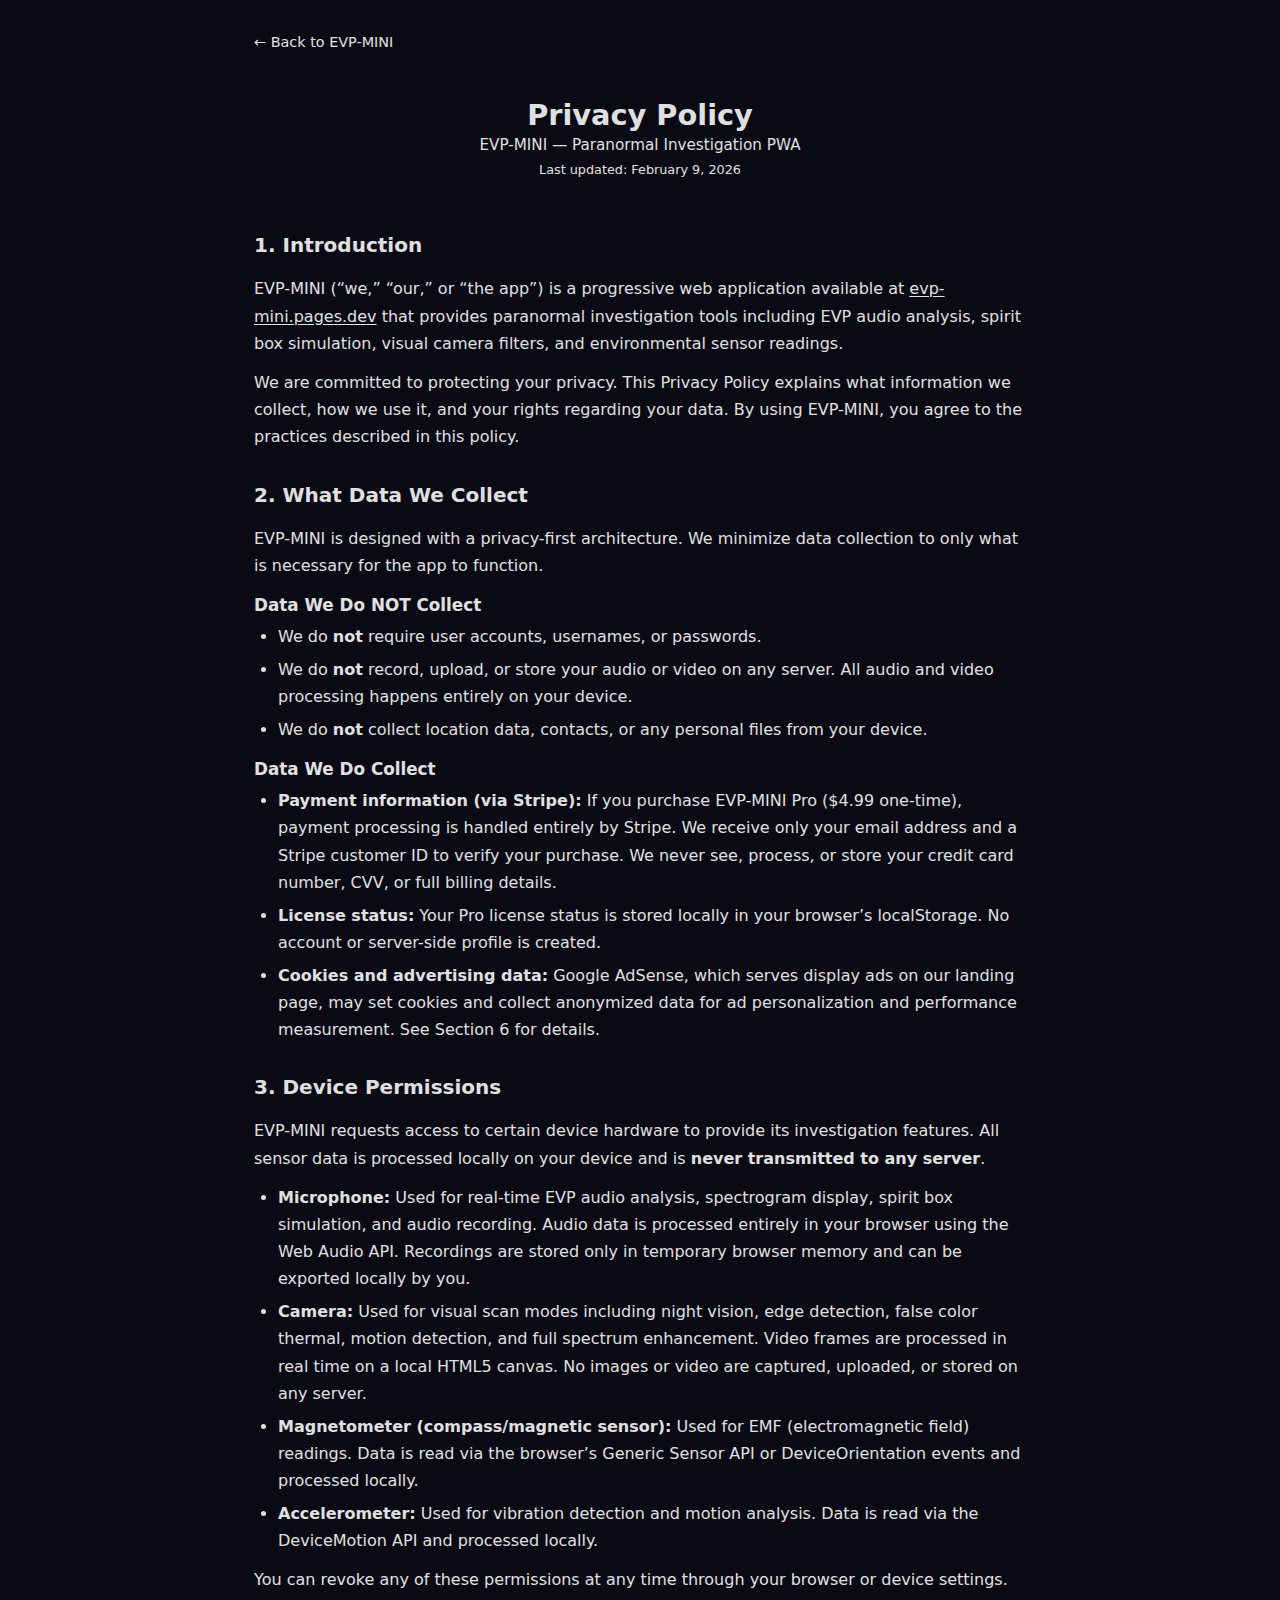
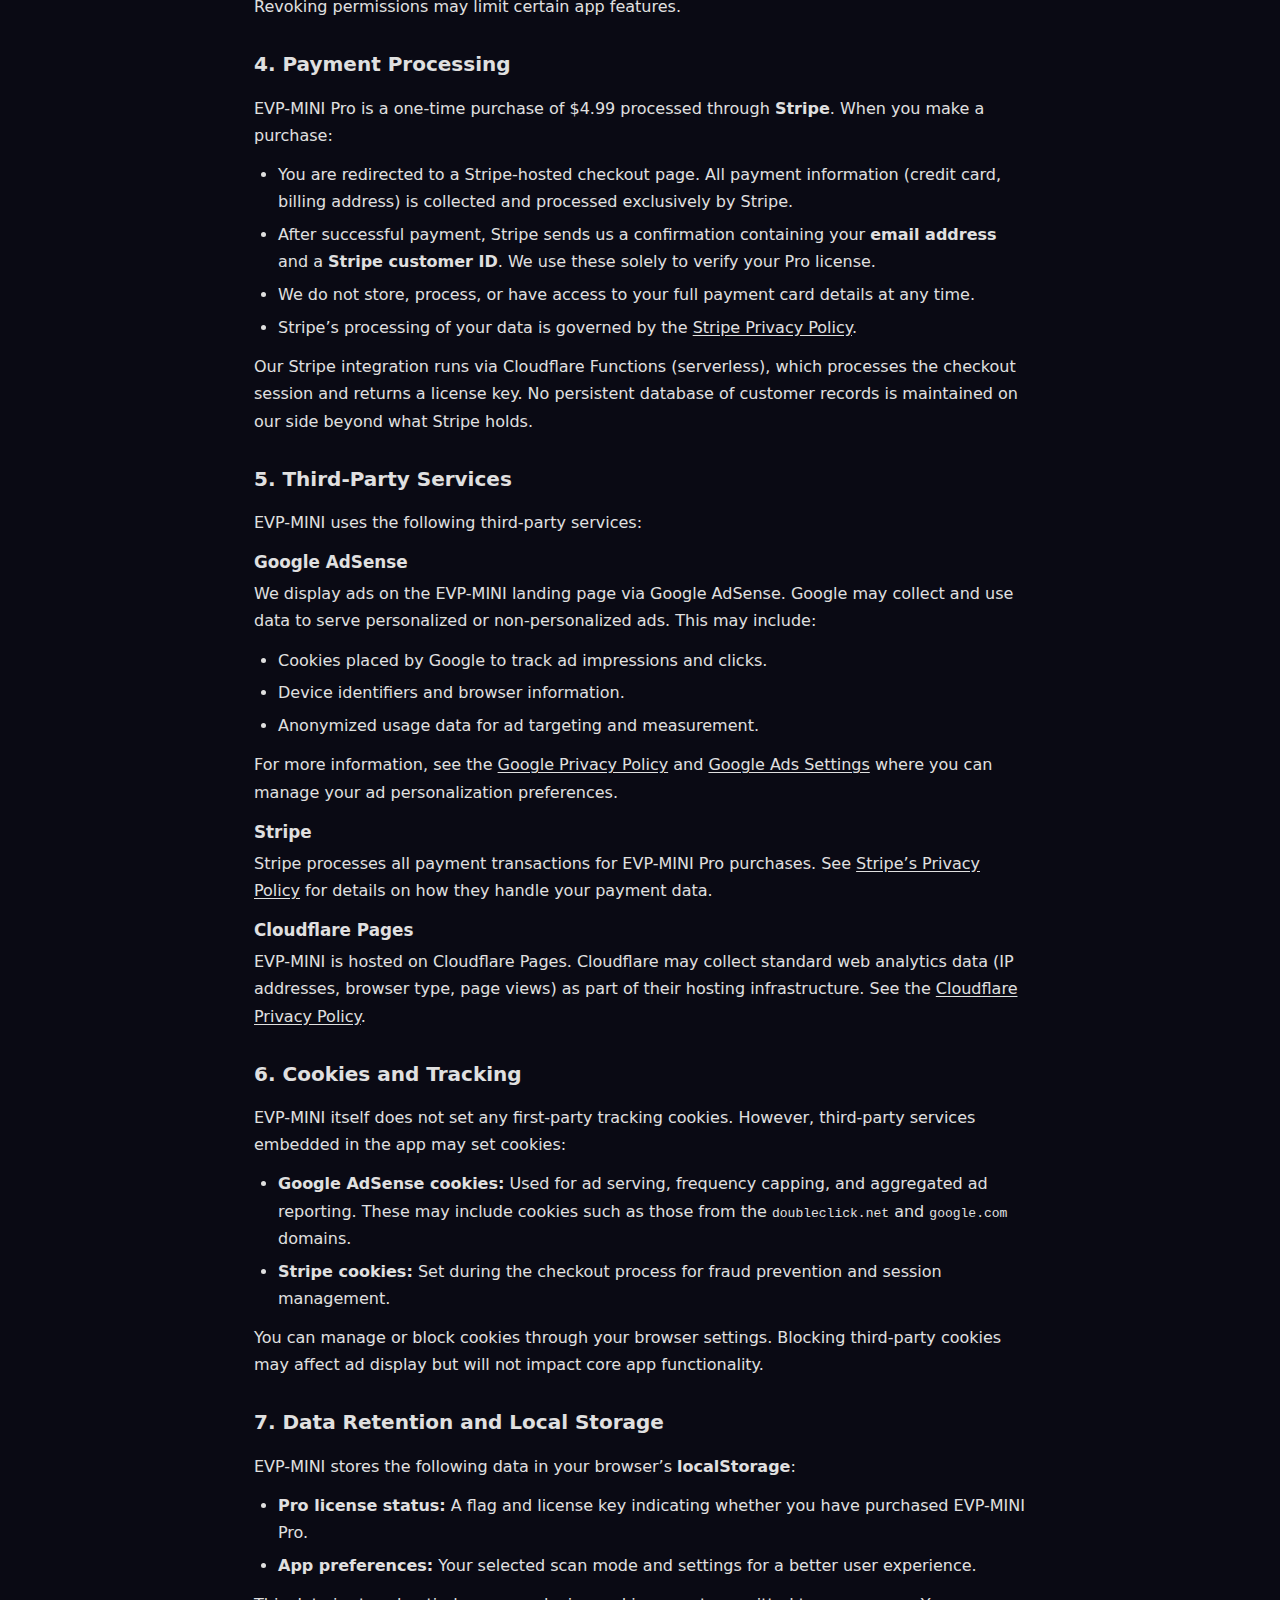
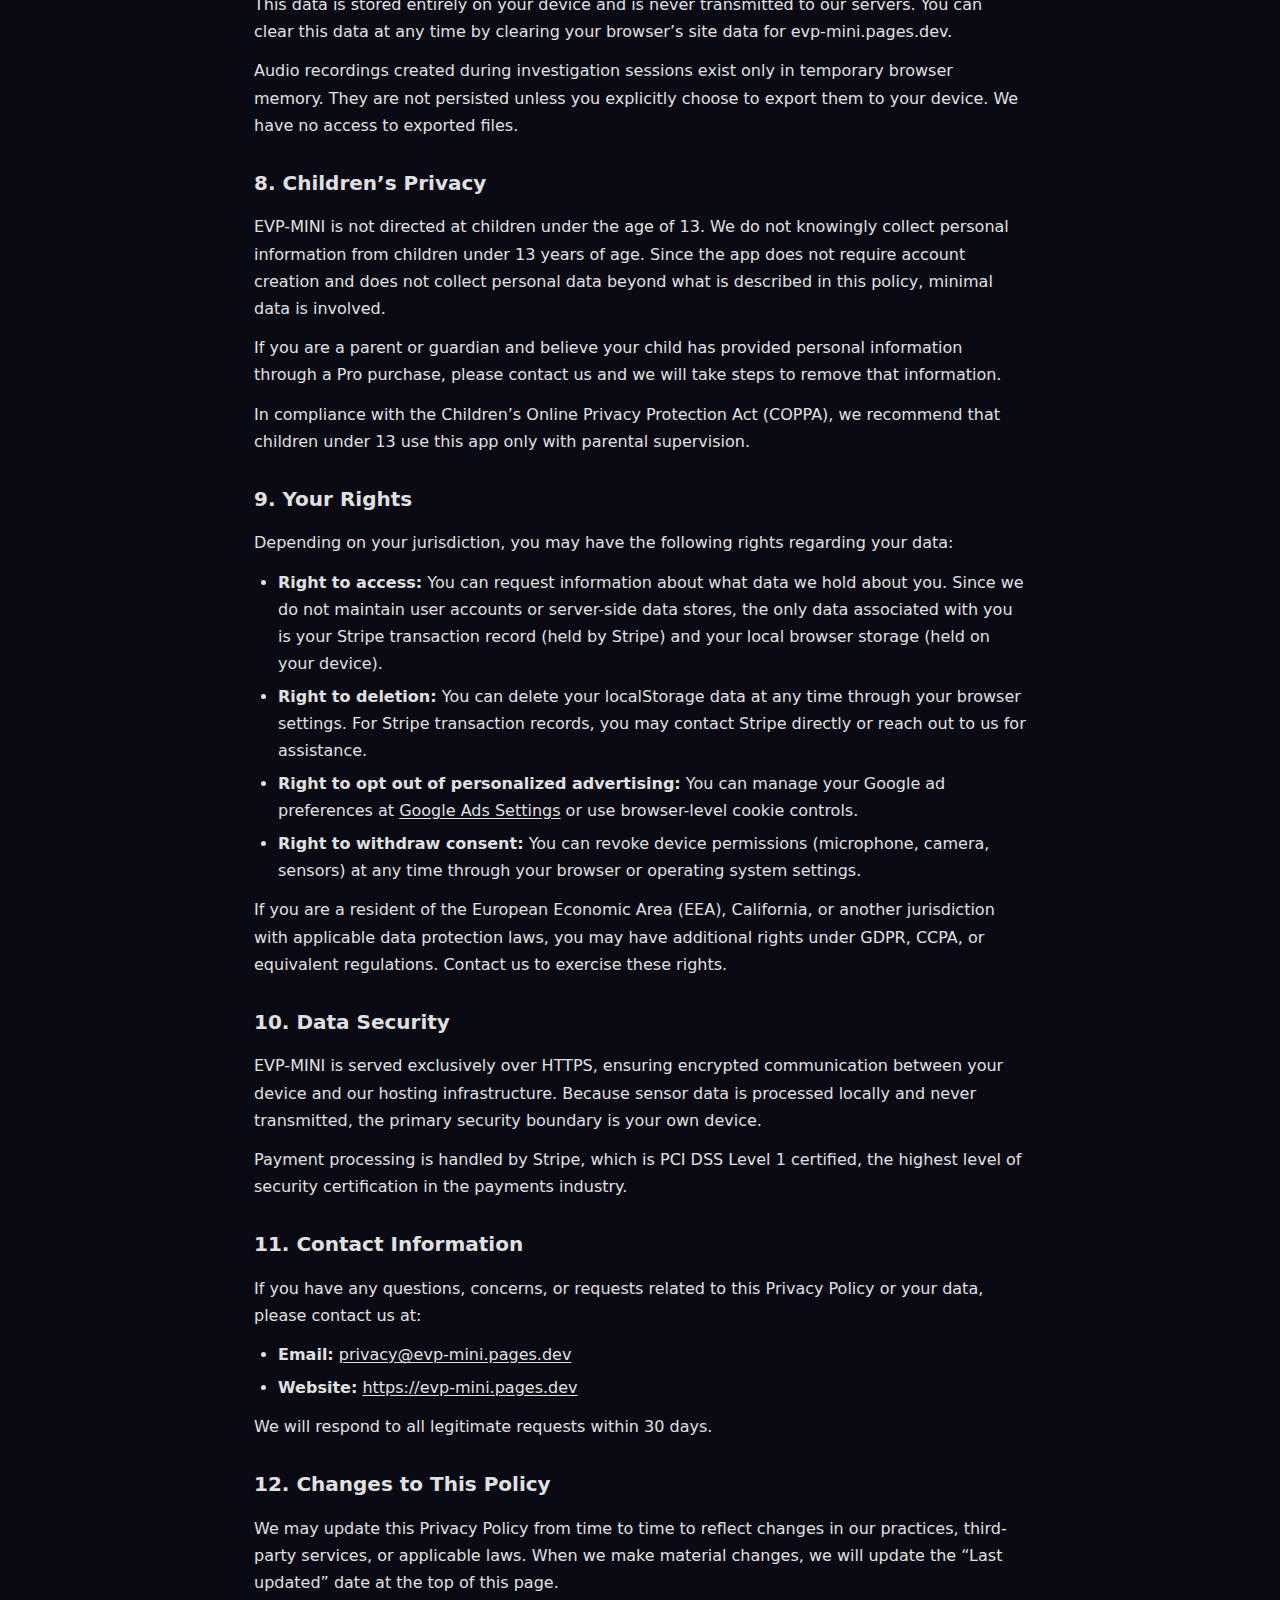
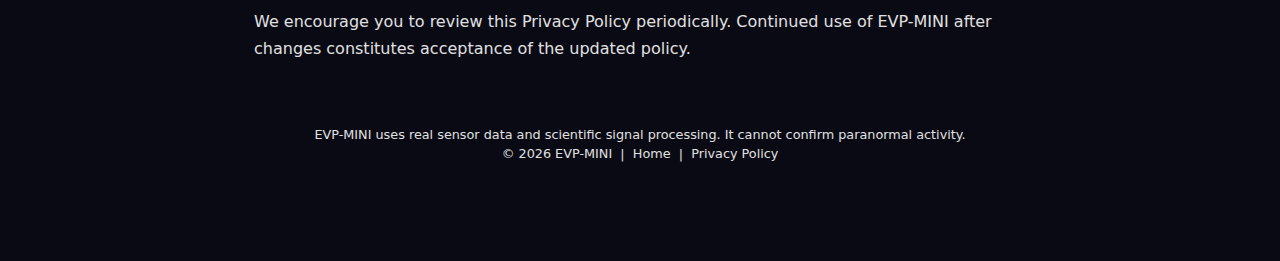
<file: privacy.html>
<!doctype html>
<html lang="en">
<head>
  <meta charset="utf-8">
  <meta name="viewport" content="width=device-width,initial-scale=1,viewport-fit=cover">
  <title>Privacy Policy — EVP-MINI</title>
  <meta name="theme-color" content="#0a0a14">
  <meta name="google-adsense-account" content="ca-pub-2599493016668494">
  <meta name="description" content="Privacy Policy for EVP-MINI, a paranormal investigation PWA. Learn how we handle your data, device permissions, and third-party services.">
  <meta name="robots" content="index, follow">
  <link rel="canonical" href="https://evp-mini.pages.dev/privacy.html">
  <meta property="og:type" content="website">
  <meta property="og:url" content="https://evp-mini.pages.dev/privacy.html">
  <meta property="og:title" content="Privacy Policy — EVP-MINI">
  <meta property="og:description" content="Privacy Policy for EVP-MINI paranormal investigation app. All sensor data stays on your device.">
  <link rel="icon" type="image/png" sizes="192x192" href="assets/icon-192.png">
  <link rel="apple-touch-icon" href="assets/icon-192.png">
  <link rel="stylesheet" href="css/styles.css?v=2">
  <style>
    /* Privacy page layout — standalone, no landing-page overlay */
    .privacy-page {
      max-width: 820px;
      margin: 0 auto;
      padding: 2rem 1.5rem 4rem;
      min-height: 100vh;
    }

    .privacy-header {
      text-align: center;
      padding: 2rem 0 1.5rem;
      border-bottom: 1px solid var(--border);
      margin-bottom: 2rem;
    }

    .privacy-header h1 {
      font-size: 1.8rem;
      color: var(--text-primary);
      margin-bottom: 0.25rem;
    }

    .privacy-header .privacy-subtitle {
      color: var(--text-secondary);
      font-size: 0.95rem;
    }

    .privacy-header .privacy-updated {
      color: var(--text-muted);
      font-size: 0.8rem;
      margin-top: 0.5rem;
    }

    .privacy-back {
      display: inline-block;
      margin-bottom: 1rem;
      color: var(--primary);
      text-decoration: none;
      font-size: 0.9rem;
      transition: opacity var(--transition);
    }

    .privacy-back:hover {
      opacity: 0.8;
    }

    .privacy-section {
      margin-bottom: 2rem;
    }

    .privacy-section h2 {
      font-size: 1.25rem;
      color: var(--primary);
      margin-bottom: 0.75rem;
      padding-bottom: 0.4rem;
      border-bottom: 1px solid var(--border-light);
    }

    .privacy-section h3 {
      font-size: 1.05rem;
      color: var(--text-primary);
      margin: 1rem 0 0.5rem;
    }

    .privacy-section p {
      color: var(--text-secondary);
      line-height: 1.7;
      margin-bottom: 0.75rem;
    }

    .privacy-section ul {
      color: var(--text-secondary);
      line-height: 1.7;
      margin-bottom: 0.75rem;
      padding-left: 1.5rem;
    }

    .privacy-section ul li {
      margin-bottom: 0.35rem;
    }

    .privacy-section strong {
      color: var(--text-primary);
    }

    .privacy-section a {
      color: var(--primary);
      text-decoration: underline;
      text-underline-offset: 2px;
    }

    .privacy-section a:hover {
      opacity: 0.8;
    }

    .privacy-footer {
      text-align: center;
      padding: 2rem 1.5rem;
      border-top: 1px solid var(--border);
      color: var(--text-muted);
      font-size: 0.8rem;
    }

    .privacy-footer p {
      margin-bottom: 0.25rem;
    }

    .privacy-footer a {
      color: var(--primary);
      text-decoration: none;
    }

    .privacy-footer a:hover {
      text-decoration: underline;
    }
  </style>
</head>
<body>

  <div class="privacy-page">

    <a href="/" class="privacy-back">&larr; Back to EVP-MINI</a>

    <div class="privacy-header">
      <h1>Privacy Policy</h1>
      <p class="privacy-subtitle">EVP-MINI &mdash; Paranormal Investigation PWA</p>
      <p class="privacy-updated">Last updated: February 9, 2026</p>
    </div>

    <!-- 1. Introduction -->
    <div class="privacy-section">
      <h2>1. Introduction</h2>
      <p>EVP-MINI (&ldquo;we,&rdquo; &ldquo;our,&rdquo; or &ldquo;the app&rdquo;) is a progressive web application available at <a href="https://evp-mini.pages.dev">evp-mini.pages.dev</a> that provides paranormal investigation tools including EVP audio analysis, spirit box simulation, visual camera filters, and environmental sensor readings.</p>
      <p>We are committed to protecting your privacy. This Privacy Policy explains what information we collect, how we use it, and your rights regarding your data. By using EVP-MINI, you agree to the practices described in this policy.</p>
    </div>

    <!-- 2. What Data We Collect -->
    <div class="privacy-section">
      <h2>2. What Data We Collect</h2>
      <p>EVP-MINI is designed with a privacy-first architecture. We minimize data collection to only what is necessary for the app to function.</p>

      <h3>Data We Do NOT Collect</h3>
      <ul>
        <li>We do <strong>not</strong> require user accounts, usernames, or passwords.</li>
        <li>We do <strong>not</strong> record, upload, or store your audio or video on any server. All audio and video processing happens entirely on your device.</li>
        <li>We do <strong>not</strong> collect location data, contacts, or any personal files from your device.</li>
      </ul>

      <h3>Data We Do Collect</h3>
      <ul>
        <li><strong>Payment information (via Stripe):</strong> If you purchase EVP-MINI Pro ($4.99 one-time), payment processing is handled entirely by Stripe. We receive only your email address and a Stripe customer ID to verify your purchase. We never see, process, or store your credit card number, CVV, or full billing details.</li>
        <li><strong>License status:</strong> Your Pro license status is stored locally in your browser&rsquo;s localStorage. No account or server-side profile is created.</li>
        <li><strong>Cookies and advertising data:</strong> Google AdSense, which serves display ads on our landing page, may set cookies and collect anonymized data for ad personalization and performance measurement. See Section 6 for details.</li>
      </ul>
    </div>

    <!-- 3. Device Permissions -->
    <div class="privacy-section">
      <h2>3. Device Permissions</h2>
      <p>EVP-MINI requests access to certain device hardware to provide its investigation features. All sensor data is processed locally on your device and is <strong>never transmitted to any server</strong>.</p>

      <ul>
        <li><strong>Microphone:</strong> Used for real-time EVP audio analysis, spectrogram display, spirit box simulation, and audio recording. Audio data is processed entirely in your browser using the Web Audio API. Recordings are stored only in temporary browser memory and can be exported locally by you.</li>
        <li><strong>Camera:</strong> Used for visual scan modes including night vision, edge detection, false color thermal, motion detection, and full spectrum enhancement. Video frames are processed in real time on a local HTML5 canvas. No images or video are captured, uploaded, or stored on any server.</li>
        <li><strong>Magnetometer (compass/magnetic sensor):</strong> Used for EMF (electromagnetic field) readings. Data is read via the browser&rsquo;s Generic Sensor API or DeviceOrientation events and processed locally.</li>
        <li><strong>Accelerometer:</strong> Used for vibration detection and motion analysis. Data is read via the DeviceMotion API and processed locally.</li>
      </ul>

      <p>You can revoke any of these permissions at any time through your browser or device settings. Revoking permissions may limit certain app features.</p>
    </div>

    <!-- 4. Payment Processing -->
    <div class="privacy-section">
      <h2>4. Payment Processing</h2>
      <p>EVP-MINI Pro is a one-time purchase of $4.99 processed through <strong>Stripe</strong>. When you make a purchase:</p>
      <ul>
        <li>You are redirected to a Stripe-hosted checkout page. All payment information (credit card, billing address) is collected and processed exclusively by Stripe.</li>
        <li>After successful payment, Stripe sends us a confirmation containing your <strong>email address</strong> and a <strong>Stripe customer ID</strong>. We use these solely to verify your Pro license.</li>
        <li>We do not store, process, or have access to your full payment card details at any time.</li>
        <li>Stripe&rsquo;s processing of your data is governed by the <a href="https://stripe.com/privacy" target="_blank" rel="noopener noreferrer">Stripe Privacy Policy</a>.</li>
      </ul>
      <p>Our Stripe integration runs via Cloudflare Functions (serverless), which processes the checkout session and returns a license key. No persistent database of customer records is maintained on our side beyond what Stripe holds.</p>
    </div>

    <!-- 5. Third-Party Services -->
    <div class="privacy-section">
      <h2>5. Third-Party Services</h2>
      <p>EVP-MINI uses the following third-party services:</p>

      <h3>Google AdSense</h3>
      <p>We display ads on the EVP-MINI landing page via Google AdSense. Google may collect and use data to serve personalized or non-personalized ads. This may include:</p>
      <ul>
        <li>Cookies placed by Google to track ad impressions and clicks.</li>
        <li>Device identifiers and browser information.</li>
        <li>Anonymized usage data for ad targeting and measurement.</li>
      </ul>
      <p>For more information, see the <a href="https://policies.google.com/privacy" target="_blank" rel="noopener noreferrer">Google Privacy Policy</a> and <a href="https://www.google.com/settings/ads" target="_blank" rel="noopener noreferrer">Google Ads Settings</a> where you can manage your ad personalization preferences.</p>

      <h3>Stripe</h3>
      <p>Stripe processes all payment transactions for EVP-MINI Pro purchases. See <a href="https://stripe.com/privacy" target="_blank" rel="noopener noreferrer">Stripe&rsquo;s Privacy Policy</a> for details on how they handle your payment data.</p>

      <h3>Cloudflare Pages</h3>
      <p>EVP-MINI is hosted on Cloudflare Pages. Cloudflare may collect standard web analytics data (IP addresses, browser type, page views) as part of their hosting infrastructure. See the <a href="https://www.cloudflare.com/privacypolicy/" target="_blank" rel="noopener noreferrer">Cloudflare Privacy Policy</a>.</p>
    </div>

    <!-- 6. Cookies and Tracking -->
    <div class="privacy-section">
      <h2>6. Cookies and Tracking</h2>
      <p>EVP-MINI itself does not set any first-party tracking cookies. However, third-party services embedded in the app may set cookies:</p>
      <ul>
        <li><strong>Google AdSense cookies:</strong> Used for ad serving, frequency capping, and aggregated ad reporting. These may include cookies such as those from the <code>doubleclick.net</code> and <code>google.com</code> domains.</li>
        <li><strong>Stripe cookies:</strong> Set during the checkout process for fraud prevention and session management.</li>
      </ul>
      <p>You can manage or block cookies through your browser settings. Blocking third-party cookies may affect ad display but will not impact core app functionality.</p>
    </div>

    <!-- 7. Data Retention and Local Storage -->
    <div class="privacy-section">
      <h2>7. Data Retention and Local Storage</h2>
      <p>EVP-MINI stores the following data in your browser&rsquo;s <strong>localStorage</strong>:</p>
      <ul>
        <li><strong>Pro license status:</strong> A flag and license key indicating whether you have purchased EVP-MINI Pro.</li>
        <li><strong>App preferences:</strong> Your selected scan mode and settings for a better user experience.</li>
      </ul>
      <p>This data is stored entirely on your device and is never transmitted to our servers. You can clear this data at any time by clearing your browser&rsquo;s site data for evp-mini.pages.dev.</p>
      <p>Audio recordings created during investigation sessions exist only in temporary browser memory. They are not persisted unless you explicitly choose to export them to your device. We have no access to exported files.</p>
    </div>

    <!-- 8. Children's Privacy (COPPA) -->
    <div class="privacy-section">
      <h2>8. Children&rsquo;s Privacy</h2>
      <p>EVP-MINI is not directed at children under the age of 13. We do not knowingly collect personal information from children under 13 years of age. Since the app does not require account creation and does not collect personal data beyond what is described in this policy, minimal data is involved.</p>
      <p>If you are a parent or guardian and believe your child has provided personal information through a Pro purchase, please contact us and we will take steps to remove that information.</p>
      <p>In compliance with the Children&rsquo;s Online Privacy Protection Act (COPPA), we recommend that children under 13 use this app only with parental supervision.</p>
    </div>

    <!-- 9. Your Rights -->
    <div class="privacy-section">
      <h2>9. Your Rights</h2>
      <p>Depending on your jurisdiction, you may have the following rights regarding your data:</p>
      <ul>
        <li><strong>Right to access:</strong> You can request information about what data we hold about you. Since we do not maintain user accounts or server-side data stores, the only data associated with you is your Stripe transaction record (held by Stripe) and your local browser storage (held on your device).</li>
        <li><strong>Right to deletion:</strong> You can delete your localStorage data at any time through your browser settings. For Stripe transaction records, you may contact Stripe directly or reach out to us for assistance.</li>
        <li><strong>Right to opt out of personalized advertising:</strong> You can manage your Google ad preferences at <a href="https://www.google.com/settings/ads" target="_blank" rel="noopener noreferrer">Google Ads Settings</a> or use browser-level cookie controls.</li>
        <li><strong>Right to withdraw consent:</strong> You can revoke device permissions (microphone, camera, sensors) at any time through your browser or operating system settings.</li>
      </ul>
      <p>If you are a resident of the European Economic Area (EEA), California, or another jurisdiction with applicable data protection laws, you may have additional rights under GDPR, CCPA, or equivalent regulations. Contact us to exercise these rights.</p>
    </div>

    <!-- 10. Data Security -->
    <div class="privacy-section">
      <h2>10. Data Security</h2>
      <p>EVP-MINI is served exclusively over HTTPS, ensuring encrypted communication between your device and our hosting infrastructure. Because sensor data is processed locally and never transmitted, the primary security boundary is your own device.</p>
      <p>Payment processing is handled by Stripe, which is PCI DSS Level 1 certified, the highest level of security certification in the payments industry.</p>
    </div>

    <!-- 11. Contact Information -->
    <div class="privacy-section">
      <h2>11. Contact Information</h2>
      <p>If you have any questions, concerns, or requests related to this Privacy Policy or your data, please contact us at:</p>
      <ul>
        <li><strong>Email:</strong> <a href="mailto:privacy@evp-mini.pages.dev">privacy@evp-mini.pages.dev</a></li>
        <li><strong>Website:</strong> <a href="https://evp-mini.pages.dev">https://evp-mini.pages.dev</a></li>
      </ul>
      <p>We will respond to all legitimate requests within 30 days.</p>
    </div>

    <!-- 12. Changes to This Policy -->
    <div class="privacy-section">
      <h2>12. Changes to This Policy</h2>
      <p>We may update this Privacy Policy from time to time to reflect changes in our practices, third-party services, or applicable laws. When we make material changes, we will update the &ldquo;Last updated&rdquo; date at the top of this page.</p>
      <p>We encourage you to review this Privacy Policy periodically. Continued use of EVP-MINI after changes constitutes acceptance of the updated policy.</p>
    </div>

    <!-- Footer -->
    <div class="privacy-footer">
      <p>EVP-MINI uses real sensor data and scientific signal processing. It cannot confirm paranormal activity.</p>
      <p>&copy; 2026 EVP-MINI &nbsp;|&nbsp; <a href="/">Home</a> &nbsp;|&nbsp; <a href="/privacy.html">Privacy Policy</a></p>
    </div>

  </div>

</body>
</html>
</file>
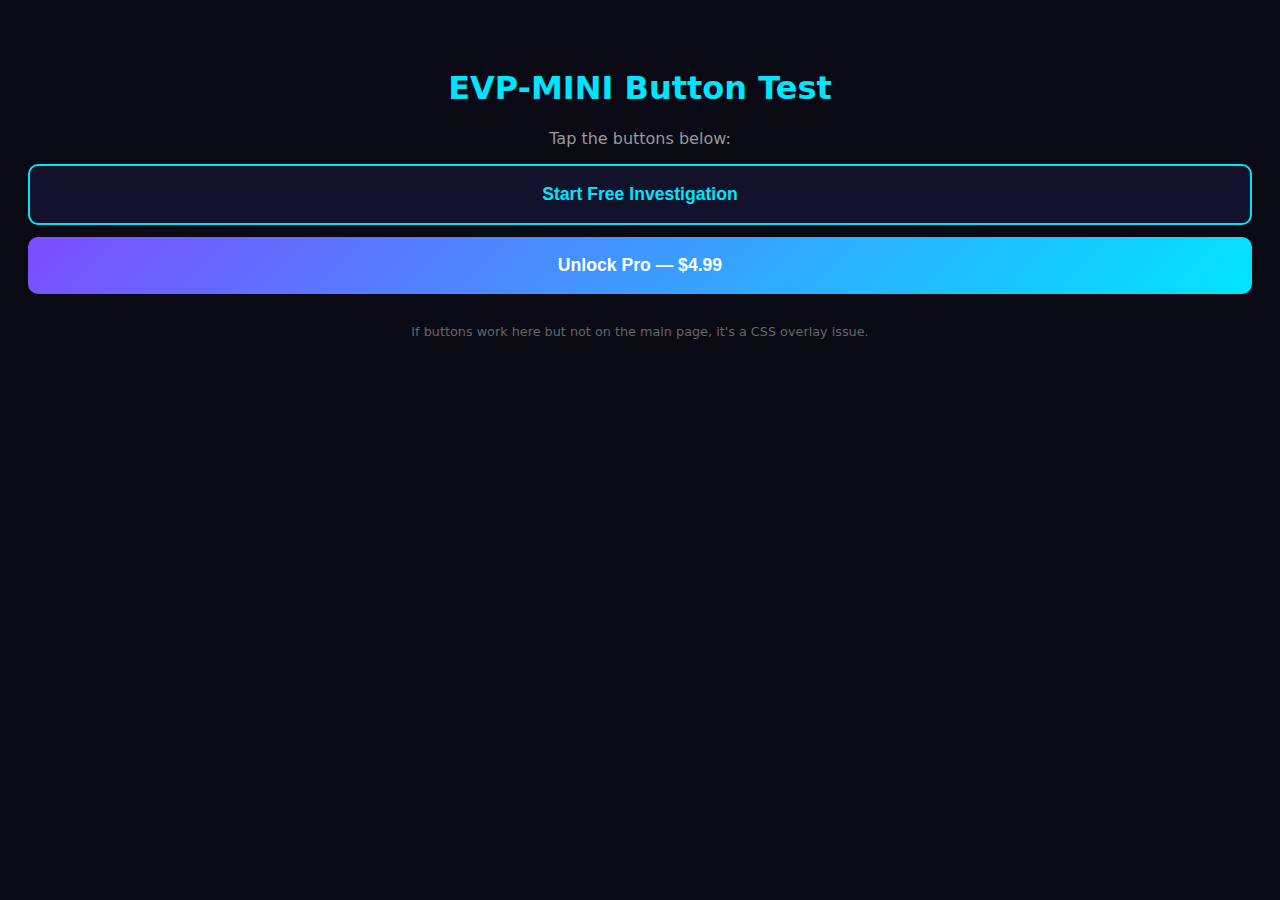
<file: test.html>
<!DOCTYPE html>
<html>
<head>
<meta charset="UTF-8">
<meta name="viewport" content="width=device-width, initial-scale=1.0, maximum-scale=1.0, user-scalable=no">
<title>Button Test</title>
<style>
body { background: #0a0a14; color: #fff; font-family: system-ui; padding: 40px 20px; text-align: center; }
button { display: block; width: 100%; padding: 18px; margin: 12px 0; border: none; border-radius: 10px; font-size: 1.1rem; font-weight: 700; cursor: pointer; }
.free { background: #12122a; color: #00e5ff; border: 2px solid #00e5ff; }
.pro { background: linear-gradient(135deg, #7c4dff, #00e5ff); color: #fff; }
#result { margin-top: 20px; padding: 16px; background: #1a3a2a; border-radius: 8px; color: #00e676; font-size: 1rem; display: none; }
</style>
</head>
<body>
<h1 style="color:#00e5ff">EVP-MINI Button Test</h1>
<p style="color:#999">Tap the buttons below:</p>

<button class="free" onclick="document.getElementById('result').style.display='block';document.getElementById('result').textContent='FREE button works! '+new Date().toLocaleTimeString()">Start Free Investigation</button>

<button class="pro" onclick="window.open('https://lumina888.gumroad.com/l/pptpp','_blank');document.getElementById('result').style.display='block';document.getElementById('result').textContent='PRO button works! Opening Gumroad...'">Unlock Pro — $4.99</button>

<div id="result"></div>

<p style="color:#666;margin-top:30px;font-size:0.8rem">If buttons work here but not on the main page, it's a CSS overlay issue.</p>
</body>
</html>
</file>
<file: css/styles.css>
/* EVP-MINI — Paranormal Investigation PWA */
/* Dark purple/cyan theme for ghost hunting */

* { box-sizing: border-box; margin: 0; padding: 0; }
body { background: #0a0a14; color: #e0e0e0; font-family: system-ui, -apple-system, sans-serif; min-height: 100vh; overflow-x: hidden; }

.app-wrapper { display: none; }
.app-wrapper.authenticated { display: block; }

/* ─── Password Gate ──────────────────────────────────────── */
.password-gate {
  position: fixed; inset: 0; z-index: 9999;
  display: flex; flex-direction: column; align-items: center; justify-content: center;
  background: linear-gradient(135deg, #0a0a14 0%, #1a1040 50%, #0a0a14 100%);
}
.password-gate.hidden { display: none; }
.password-gate h1 { font-size: 2rem; color: #00e5ff; margin-bottom: 0.25rem; letter-spacing: 2px; }
.password-gate .subtitle { color: #7c4dff; font-size: 0.85rem; margin-bottom: 2rem; letter-spacing: 3px; text-transform: uppercase; }
.password-gate input {
  width: 260px; padding: 12px 16px; border: 1px solid #7c4dff; border-radius: 8px;
  background: #12122a; color: #e0e0e0; font-size: 1rem; text-align: center; outline: none;
}
.password-gate input:focus { border-color: #00e5ff; box-shadow: 0 0 12px rgba(0, 229, 255, 0.3); }
.password-gate button {
  margin-top: 12px; padding: 10px 40px; border: none; border-radius: 8px;
  background: linear-gradient(135deg, #7c4dff, #00e5ff); color: #fff; font-size: 1rem;
  font-weight: 600; cursor: pointer; transition: transform 0.2s, box-shadow 0.2s;
}
.password-gate button:hover { transform: scale(1.05); box-shadow: 0 0 20px rgba(0, 229, 255, 0.4); }
.password-gate .error { color: #ff1744; margin-top: 8px; font-size: 0.85rem; min-height: 20px; }

/* ─── Header ─────────────────────────────────────────────── */
.app-header {
  display: flex; align-items: center; flex-wrap: wrap; gap: 8px;
  padding: 10px 16px; background: #12122a; border-bottom: 1px solid #1e1e3a;
}
.app-header h1 { font-size: 1.3rem; color: #00e5ff; letter-spacing: 1px; margin-right: auto; }
.app-header .mode-badge {
  padding: 4px 12px; border-radius: 12px; font-size: 0.7rem; font-weight: 600;
  text-transform: uppercase; letter-spacing: 1px; background: #7c4dff; color: #fff;
}
.header-controls { display: flex; gap: 6px; }
.header-controls button {
  padding: 5px 10px; border: 1px solid #2a2a4a; border-radius: 6px;
  background: #1a1a3a; color: #e0e0e0; font-size: 0.75rem; cursor: pointer;
  transition: background 0.2s, border-color 0.2s, color 0.2s;
}
.header-controls button:hover { border-color: #00e5ff; color: #00e5ff; }
.header-controls button.active { background: #7c4dff; border-color: #7c4dff; color: #fff; }

/* ─── Main Layout ────────────────────────────────────────── */
.main-container {
  display: grid; grid-template-columns: 440px 1fr; gap: 0;
  min-height: calc(100vh - 56px);
}
.video-panel { padding: 16px; background: #0a0a14; overflow-y: auto; max-height: calc(100vh - 56px); }
.results-panel {
  padding: 16px; background: #0d0d1a; border-left: 1px solid #1e1e3a;
  overflow-y: auto; max-height: calc(100vh - 56px); display: none;
}
.results-panel.visible { display: block; }

/* ─── Video Container ────────────────────────────────────── */
.video-container {
  position: relative; width: 100%; aspect-ratio: 4/3; overflow: hidden;
  border-radius: 12px; background: #000; border: 1px solid #1e1e3a;
}
.video-container video {
  width: 100%; height: 100%; object-fit: cover; display: block;
  transform: translateZ(0); /* GPU compositing */
}
.video-container canvas {
  position: absolute; top: 0; left: 0; width: 100%; height: 100%;
  pointer-events: none; transform: translateZ(0); /* GPU compositing */
}
.nir-badge {
  position: absolute; top: 8px; right: 8px; padding: 3px 8px;
  border-radius: 4px; background: rgba(124, 77, 255, 0.8); color: #fff;
  font-size: 0.65rem; font-weight: 600; display: none;
}
.nir-badge.visible { display: block; }

/* ─── Controls ───────────────────────────────────────────── */
.mode-selector, .duration-selector, .visual-mode-selector {
  display: flex; gap: 6px; margin-top: 12px; flex-wrap: wrap;
}
.mode-btn, .duration-btn, .visual-btn {
  flex: 1; min-width: 80px; padding: 8px 4px; border: 1px solid #2a2a4a; border-radius: 8px;
  background: #12122a; color: #9e9ec0; font-size: 0.75rem; font-weight: 600;
  text-align: center; cursor: pointer; transition: all 0.2s; text-transform: uppercase;
  letter-spacing: 0.5px;
}
.mode-btn.active { background: #7c4dff; border-color: #7c4dff; color: #fff; }
.duration-btn.active { background: #00e5ff; border-color: #00e5ff; color: #0a0a14; }
.visual-btn.active { background: #00e676; border-color: #00e676; color: #0a0a14; }

.controls-row {
  display: flex; gap: 8px; margin-top: 12px;
}
.btn-start, .btn-stop {
  flex: 1; padding: 12px; border: none; border-radius: 8px;
  font-size: 0.9rem; font-weight: 700; cursor: pointer; text-transform: uppercase;
  letter-spacing: 1px; transition: all 0.2s;
}
.btn-start {
  background: linear-gradient(135deg, #7c4dff, #00e5ff); color: #fff;
}
.btn-start:hover { transform: scale(1.02); box-shadow: 0 0 20px rgba(0, 229, 255, 0.3); }
.btn-start:disabled { opacity: 0.5; transform: none; cursor: not-allowed; }
.btn-stop {
  background: #ff1744; color: #fff; display: none;
}
.btn-stop.visible { display: block; }
.btn-stop:hover { background: #ff4569; }

/* ─── Status Bar ─────────────────────────────────────────── */
.status-bar {
  margin-top: 10px; padding: 8px 12px; border-radius: 6px;
  font-size: 0.8rem; font-weight: 600; text-align: center;
  background: #1a1a3a; color: #9e9ec0; transition: background 0.3s, color 0.3s;
}
.status-bar.ready { background: #1a3a2a; color: #00e676; }
.status-bar.scanning { background: #3a1a3a; color: #e040fb; animation: pulse-scan 2s ease-in-out infinite; }
.status-bar.error { background: #3a1a1a; color: #ff1744; }
.status-bar.complete { background: #1a2a3a; color: #00e5ff; }

@keyframes pulse-scan {
  0%, 100% { opacity: 1; }
  50% { opacity: 0.6; }
}

/* ─── Timer ──────────────────────────────────────────────── */
.timer-display {
  margin-top: 8px; text-align: center; font-size: 2rem; font-weight: 700;
  color: #00e5ff; font-family: 'Courier New', monospace; letter-spacing: 3px;
  display: none;
}
.timer-display.visible { display: block; }

/* ─── Spectrogram ────────────────────────────────────────── */
.spectrogram-section {
  margin-top: 12px; display: none;
}
.spectrogram-section.visible { display: block; }
.spectrogram-section .section-label {
  font-size: 0.7rem; color: #7c4dff; text-transform: uppercase; letter-spacing: 1px;
  margin-bottom: 4px; font-weight: 600;
}
.spectrogram-canvas {
  width: 100%; height: 120px; border-radius: 8px; background: #000;
  border: 1px solid #1e1e3a;
}

/* ─── Audio Meters ───────────────────────────────────────── */
.audio-panel, .sensor-panel, .spirit-box-panel, .visual-info-panel {
  margin-top: 12px; padding: 12px; border-radius: 8px;
  background: #12122a; border: 1px solid #1e1e3a; display: none;
}
.audio-panel.visible, .sensor-panel.visible, .spirit-box-panel.visible, .visual-info-panel.visible {
  display: block;
}
.panel-title {
  font-size: 0.7rem; color: #7c4dff; text-transform: uppercase; letter-spacing: 1px;
  margin-bottom: 8px; font-weight: 600;
}

.meter-row {
  display: flex; align-items: center; gap: 8px; margin-bottom: 6px;
}
.meter-label {
  font-size: 0.75rem; color: #9e9ec0; min-width: 80px;
}
.meter-bar {
  flex: 1; height: 8px; background: #1a1a3a; border-radius: 4px; overflow: hidden;
}
.meter-fill {
  height: 100%; border-radius: 4px; transition: width 0.1s;
  background: linear-gradient(90deg, #00e5ff, #7c4dff);
}
.meter-fill.alert { background: linear-gradient(90deg, #ff9100, #ff1744); }
.meter-value {
  font-size: 0.75rem; color: #00e5ff; font-family: 'Courier New', monospace;
  min-width: 70px; text-align: right;
}

.reading-grid {
  display: grid; grid-template-columns: 1fr 1fr; gap: 6px;
}
.reading-item {
  padding: 6px 8px; background: #0a0a14; border-radius: 4px;
  display: flex; justify-content: space-between; align-items: center;
}
.reading-item .rl { font-size: 0.7rem; color: #9e9ec0; }
.reading-item .rv {
  font-size: 0.8rem; color: #00e5ff; font-family: 'Courier New', monospace; font-weight: 600;
}

/* ─── EVP Alert ──────────────────────────────────────────── */
.evp-alert {
  margin-top: 12px; padding: 12px; border-radius: 8px;
  border: 2px solid #ff1744; background: rgba(255, 23, 68, 0.1);
  text-align: center; display: none; animation: alert-glow 1s ease-in-out infinite;
}
.evp-alert.visible { display: block; }
.evp-alert .alert-class {
  font-size: 1.2rem; font-weight: 700; margin-bottom: 4px;
}
.evp-alert .alert-class.class-a { color: #00e676; }
.evp-alert .alert-class.class-b { color: #ffea00; }
.evp-alert .alert-class.class-c { color: #ff9100; }
.evp-alert .alert-detail { font-size: 0.8rem; color: #e0e0e0; }

@keyframes alert-glow {
  0%, 100% { box-shadow: 0 0 10px rgba(255, 23, 68, 0.3); }
  50% { box-shadow: 0 0 25px rgba(255, 23, 68, 0.6); }
}

/* ─── Live Indicators ────────────────────────────────────── */
.live-indicators {
  display: flex; flex-wrap: wrap; gap: 6px; margin-top: 12px; min-height: 28px;
}
.indicator-chip {
  padding: 4px 10px; border-radius: 12px; font-size: 0.7rem; font-weight: 600;
  text-transform: uppercase; letter-spacing: 0.5px; animation: chip-in 0.3s ease-out;
}
.indicator-chip.emf { background: rgba(0, 229, 255, 0.2); color: #00e5ff; border: 1px solid #00e5ff; }
.indicator-chip.voice { background: rgba(0, 230, 118, 0.2); color: #00e676; border: 1px solid #00e676; }
.indicator-chip.motion { background: rgba(124, 77, 255, 0.2); color: #7c4dff; border: 1px solid #7c4dff; }
.indicator-chip.anomaly { background: rgba(255, 23, 68, 0.2); color: #ff1744; border: 1px solid #ff1744; animation: chip-pulse 1s infinite; }
.indicator-chip.infrasound { background: rgba(255, 145, 0, 0.2); color: #ff9100; border: 1px solid #ff9100; }

@keyframes chip-in { from { transform: scale(0.8); opacity: 0; } to { transform: scale(1); opacity: 1; } }
@keyframes chip-pulse { 0%, 100% { opacity: 1; } 50% { opacity: 0.5; } }

/* ─── Spirit Box Panel ───────────────────────────────────── */
.sweep-display {
  text-align: center; margin: 8px 0;
}
.sweep-freq {
  font-size: 2rem; font-weight: 700; color: #e040fb;
  font-family: 'Courier New', monospace;
}
.sweep-freq-label { font-size: 0.7rem; color: #9e9ec0; }
.sweep-controls {
  display: flex; gap: 8px; align-items: center; margin-top: 8px;
}
.sweep-controls label { font-size: 0.75rem; color: #9e9ec0; }
.sweep-controls input[type="range"] { flex: 1; accent-color: #7c4dff; }
.sweep-controls .speed-val { font-size: 0.8rem; color: #e040fb; font-family: monospace; min-width: 50px; }

/* ─── Results / Report Panel ─────────────────────────────── */
.report-header {
  text-align: center; padding: 16px 0; border-bottom: 1px solid #1e1e3a; margin-bottom: 16px;
}
.report-header h2 { font-size: 1.3rem; color: #00e5ff; margin-bottom: 4px; }
.report-header .report-subtitle { font-size: 0.8rem; color: #7c4dff; }

.report-section {
  margin-bottom: 16px; padding: 12px; border-radius: 8px;
  background: #12122a; border: 1px solid #1e1e3a;
}
.report-section-title {
  font-size: 0.8rem; color: #7c4dff; text-transform: uppercase; letter-spacing: 1px;
  margin-bottom: 8px; font-weight: 600; display: flex; align-items: center; gap: 6px;
}
.report-section-title .rs-icon { font-size: 1rem; }
.report-item {
  padding: 8px; border-radius: 6px; margin-bottom: 6px;
}
.report-item.success { background: rgba(0, 230, 118, 0.08); border-left: 3px solid #00e676; }
.report-item.warning { background: rgba(255, 234, 0, 0.08); border-left: 3px solid #ffea00; }
.report-item.danger { background: rgba(255, 23, 68, 0.08); border-left: 3px solid #ff1744; }
.report-item.info { background: rgba(0, 229, 255, 0.08); border-left: 3px solid #00e5ff; }
.report-item-title { font-size: 0.85rem; font-weight: 600; color: #e0e0e0; margin-bottom: 2px; }
.report-item-text { font-size: 0.8rem; color: #9e9ec0; line-height: 1.4; }

.evp-detection-item {
  padding: 10px; border-radius: 8px; margin-bottom: 8px;
  background: #0a0a14; border: 1px solid #2a2a4a;
}
.evp-detection-item .evp-time { font-size: 0.75rem; color: #9e9ec0; }
.evp-detection-item .evp-class-badge {
  display: inline-block; padding: 2px 8px; border-radius: 4px; font-size: 0.7rem;
  font-weight: 700; margin-left: 8px;
}
.evp-class-badge.class-a { background: #00e676; color: #0a0a14; }
.evp-class-badge.class-b { background: #ffea00; color: #0a0a14; }
.evp-class-badge.class-c { background: #ff9100; color: #0a0a14; }
.evp-detection-item .evp-details { font-size: 0.8rem; color: #e0e0e0; margin-top: 4px; }
.evp-detection-item .evp-formants { font-size: 0.75rem; color: #7c4dff; font-family: monospace; margin-top: 2px; }

/* ─── Science / Disclaimer ───────────────────────────────── */
.science-section {
  padding: 12px; border-radius: 8px; background: rgba(124, 77, 255, 0.05);
  border: 1px solid #2a2a4a; margin-bottom: 16px;
}
.science-ref {
  font-size: 0.75rem; color: #9e9ec0; margin-bottom: 4px; line-height: 1.4;
}
.science-ref .author { color: #7c4dff; }

.disclaimer {
  padding: 12px; border-radius: 8px; background: rgba(255, 23, 68, 0.05);
  border: 1px solid rgba(255, 23, 68, 0.2); text-align: center;
  font-size: 0.75rem; color: #ff8a80; line-height: 1.4; margin-bottom: 16px;
}

/* ─── Detail Toggle ──────────────────────────────────────── */
.detail-toggle {
  width: 100%; padding: 8px; border: 1px solid #2a2a4a; border-radius: 6px;
  background: #12122a; color: #7c4dff; font-size: 0.8rem; cursor: pointer;
  text-align: center; margin-bottom: 12px;
}
.detail-toggle:hover { border-color: #7c4dff; }
.technical-detail { display: none; }
.technical-detail.visible { display: block; }

/* ─── Report Actions ─────────────────────────────────────── */
.report-actions {
  display: flex; gap: 8px; margin-top: 16px;
}
.report-actions button {
  flex: 1; padding: 10px; border: 1px solid #2a2a4a; border-radius: 8px;
  background: #12122a; color: #e0e0e0; font-size: 0.85rem; font-weight: 600;
  cursor: pointer; transition: all 0.2s;
}
.report-actions button:hover { border-color: #00e5ff; color: #00e5ff; }
.report-actions .btn-export {
  background: linear-gradient(135deg, #7c4dff, #00e5ff); border: none; color: #fff;
}

/* ─── Playback Controls ──────────────────────────────────── */
.playback-section {
  margin-top: 12px; padding: 12px; border-radius: 8px;
  background: #12122a; border: 1px solid #1e1e3a; display: none;
}
.playback-section.visible { display: block; }
.playback-controls {
  display: flex; gap: 6px; flex-wrap: wrap;
}
.playback-controls button {
  padding: 6px 12px; border: 1px solid #2a2a4a; border-radius: 6px;
  background: #1a1a3a; color: #e0e0e0; font-size: 0.75rem; cursor: pointer;
  transition: all 0.2s;
}
.playback-controls button:hover { border-color: #e040fb; color: #e040fb; }
.playback-controls button.active { background: #e040fb; color: #fff; border-color: #e040fb; }

/* ─── Sensor Gauges ──────────────────────────────────────── */
.sensor-gauge {
  display: flex; align-items: center; gap: 8px; margin-bottom: 8px;
}
.gauge-icon { font-size: 1.2rem; min-width: 24px; text-align: center; }
.gauge-info { flex: 1; }
.gauge-label { font-size: 0.7rem; color: #9e9ec0; text-transform: uppercase; }
.gauge-value { font-size: 1rem; font-weight: 700; color: #00e5ff; font-family: monospace; }
.gauge-value.alert { color: #ff1744; }
.gauge-value.warning { color: #ff9100; }
.gauge-value.unavailable { color: #4a4a6a; font-size: 0.8rem; font-weight: 400; }
.gauge-bar {
  width: 60px; height: 6px; background: #1a1a3a; border-radius: 3px; overflow: hidden;
}
.gauge-bar-fill {
  height: 100%; border-radius: 3px; background: #00e5ff; transition: width 0.2s;
}
.gauge-bar-fill.alert { background: #ff1744; }

/* ─── Responsive ─────────────────────────────────────────── */
@media (max-width: 900px) {
  .main-container { grid-template-columns: 1fr; }
  .video-panel { max-height: none; }
  .results-panel { border-left: none; border-top: 1px solid #1e1e3a; max-height: none; }
}

@media (max-width: 600px) {
  .app-header { padding: 8px 10px; gap: 6px; }
  .app-header h1 { font-size: 1rem; }
  .app-header .mode-badge { padding: 3px 8px; font-size: 0.6rem; }
  .app-header .evp-count { font-size: 0.6rem; padding: 2px 8px; }
  .header-controls { gap: 4px; }
  .header-controls button { padding: 4px 7px; font-size: 0.65rem; }
  .reading-grid { grid-template-columns: 1fr; }
  .mode-selector { gap: 4px; }
  .mode-btn, .duration-btn, .visual-btn { min-width: 60px; font-size: 0.65rem; padding: 6px 2px; }
  .timer-display { font-size: 1.5rem; }
}

@media (max-width: 400px) {
  .video-panel { padding: 8px; }
  .controls-row { flex-direction: column; }
  .meter-label { min-width: 60px; }
}

/* ─── Safe Area ──────────────────────────────────────────── */
@supports (padding-bottom: env(safe-area-inset-bottom)) {
  .video-panel { padding-bottom: calc(16px + env(safe-area-inset-bottom)); }
  .results-panel { padding-bottom: calc(16px + env(safe-area-inset-bottom)); }
}

/* ─── Scrollbar ──────────────────────────────────────────── */
::-webkit-scrollbar { width: 6px; }
::-webkit-scrollbar-track { background: #0a0a14; }
::-webkit-scrollbar-thumb { background: #2a2a4a; border-radius: 3px; }
::-webkit-scrollbar-thumb:hover { background: #3a3a5a; }

/* ─── EVP Count Badge ───────────────────────────────────────── */
.evp-count {
  padding: 3px 10px; border-radius: 12px; font-size: 0.7rem; font-weight: 700;
  background: rgba(255, 23, 68, 0.15); color: #ff1744; border: 1px solid rgba(255, 23, 68, 0.3);
  font-family: 'Courier New', monospace; letter-spacing: 0.5px;
  transition: background 0.3s, transform 0.2s;
}
.evp-count.has-evp { background: rgba(255, 23, 68, 0.3); transform: scale(1.05); }

/* ─── Torch Button Active ───────────────────────────────────── */
.header-controls button.torch-on {
  background: #ffea00; border-color: #ffea00; color: #0a0a14; font-weight: 700;
}

/* ─── Record Button Active ──────────────────────────────────── */
.header-controls button.rec-on {
  background: #ff1744; border-color: #ff1744; color: #fff;
  animation: rec-blink 1s ease-in-out infinite;
}
@keyframes rec-blink {
  0%, 100% { opacity: 1; }
  50% { opacity: 0.6; }
}

/* ─── Scan Line Animation ───────────────────────────────────── */
.scan-line {
  position: absolute; left: 0; right: 0; height: 3px;
  background: linear-gradient(90deg, transparent 0%, #00e5ff 20%, #00e5ff 80%, transparent 100%);
  box-shadow: 0 0 12px rgba(0, 229, 255, 0.8), 0 0 24px rgba(0, 229, 255, 0.4);
  pointer-events: none; opacity: 0; z-index: 10;
  top: 0; will-change: transform;
}
.scan-line.active {
  opacity: 1;
  animation: scan-sweep 2.5s ease-in-out infinite;
}
@keyframes scan-sweep {
  0% { transform: translateY(0); }
  50% { transform: translateY(calc(var(--scan-h, 300px) - 3px)); }
  100% { transform: translateY(0); }
}

/* ─── Screen Flash on EVP Detection ─────────────────────────── */
.screen-flash {
  position: absolute; inset: 0; pointer-events: none; opacity: 0;
  z-index: 3; border-radius: 12px;
  transition: opacity 0.1s;
}
.screen-flash.flash-a {
  background: rgba(0, 230, 118, 0.3);
  animation: flash-fade 0.8s ease-out forwards;
}
.screen-flash.flash-b {
  background: rgba(255, 234, 0, 0.25);
  animation: flash-fade 0.8s ease-out forwards;
}
.screen-flash.flash-c {
  background: rgba(255, 145, 0, 0.2);
  animation: flash-fade 0.8s ease-out forwards;
}
@keyframes flash-fade {
  0% { opacity: 1; }
  100% { opacity: 0; }
}

/* ─── Video Anomaly Border Glow ─────────────────────────────── */
.video-container.anomaly-border {
  border-color: #ff1744;
  box-shadow: 0 0 15px rgba(255, 23, 68, 0.4), inset 0 0 10px rgba(255, 23, 68, 0.1);
  transition: border-color 0.3s, box-shadow 0.3s;
}

/* ─── Waveform Section ──────────────────────────────────────── */
.waveform-section {
  margin-top: 8px; display: none;
}
.waveform-section.visible { display: block; }
.waveform-section .section-label {
  font-size: 0.7rem; color: #7c4dff; text-transform: uppercase; letter-spacing: 1px;
  margin-bottom: 4px; font-weight: 600;
}
.waveform-canvas {
  width: 100%; height: 60px; border-radius: 8px; background: #000;
  border: 1px solid #1e1e3a;
}

/* ─── Spirit Mode Selector ──────────────────────────────────── */
.spirit-mode-selector {
  display: flex; gap: 6px; margin-top: 8px;
}
.spirit-mode-btn {
  flex: 1; padding: 6px 4px; border: 1px solid #2a2a4a; border-radius: 6px;
  background: #0a0a14; color: #9e9ec0; font-size: 0.7rem; font-weight: 600;
  cursor: pointer; text-transform: uppercase; text-align: center;
  transition: background 0.2s, border-color 0.2s, color 0.2s;
}
.spirit-mode-btn.active {
  background: #e040fb; border-color: #e040fb; color: #fff;
}

/* ─── EVP Detection Log ─────────────────────────────────────── */
.evp-log {
  margin-top: 12px; padding: 12px; border-radius: 8px;
  background: #12122a; border: 1px solid #1e1e3a; display: none;
}
.evp-log.visible { display: block; }
.evp-log .panel-title { margin-bottom: 6px; }
.evp-log-entries { max-height: 200px; overflow-y: auto; }
.evp-log-entry {
  display: flex; align-items: center; gap: 8px;
  padding: 6px 8px; margin-bottom: 4px; border-radius: 6px;
  background: #0a0a14; border-left: 3px solid #2a2a4a;
  animation: log-slide 0.3s ease-out;
}
.evp-log-entry.class-a { border-left-color: #00e676; }
.evp-log-entry.class-b { border-left-color: #ffea00; }
.evp-log-entry.class-c { border-left-color: #ff9100; }
.evp-log-entry .log-time {
  font-size: 0.7rem; color: #9e9ec0; font-family: 'Courier New', monospace; min-width: 40px;
}
.evp-log-entry .log-class {
  font-size: 0.65rem; font-weight: 700; padding: 1px 6px; border-radius: 3px;
}
.evp-log-entry.class-a .log-class { background: #00e676; color: #0a0a14; }
.evp-log-entry.class-b .log-class { background: #ffea00; color: #0a0a14; }
.evp-log-entry.class-c .log-class { background: #ff9100; color: #0a0a14; }
.evp-log-entry .log-detail {
  font-size: 0.7rem; color: #e0e0e0; flex: 1;
}
@keyframes log-slide {
  from { opacity: 0; transform: translateX(-10px); }
  to { opacity: 1; transform: translateX(0); }
}

/* ─── Panel Fade-In Animation ───────────────────────────────── */
.audio-panel.visible, .sensor-panel.visible, .spirit-box-panel.visible,
.visual-info-panel.visible, .evp-log.visible {
  animation: panel-fade 0.3s ease-out;
}
@keyframes panel-fade {
  from { opacity: 0; transform: translateY(8px); }
  to { opacity: 1; transform: translateY(0); }
}

/* ─── Button Press Feedback ─────────────────────────────────── */
.btn-start:active, .btn-stop:active,
.mode-btn:active, .duration-btn:active, .visual-btn:active,
.spirit-mode-btn:active, .header-controls button:active {
  transform: scale(0.95);
}

/* ─── Smoother Meter Transitions ────────────────────────────── */
.gauge-bar-fill { transition: width 0.15s ease-out; }
.meter-fill { transition: width 0.08s ease-out; }
</file>
